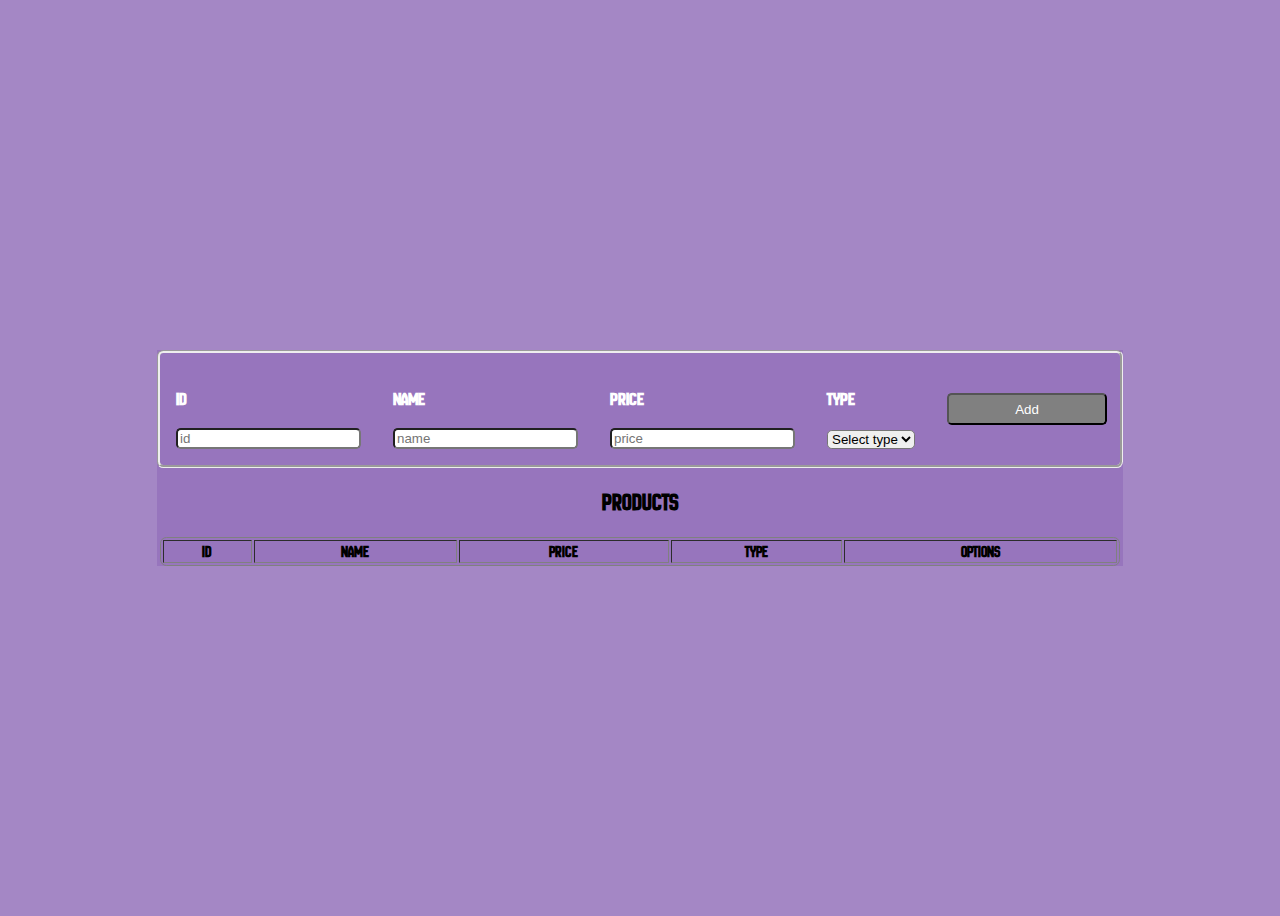
<file: simple-product-inventory/index.html>
<!DOCTYPE html>
<html lang="en">

<head>
    <meta charset="UTF-8">
    <meta http-equiv="X-UA-Compatible" content="IE=edge">
    <meta name="viewport" content="width=device-width, initial-scale=1.0">
    <link rel="stylesheet" href="style.css">
    <script src="index.js" defer></script>
    <title>Inventory</title>
</head>

<body>
    <div class="main">
        <form class="form" method="post">
            <div class="id">
                <h3>ID</h3>
                <input type="text" name="id" placeholder="id">
            </div>
            <div class="name">
                <h3>Name</h3>
                <input type="text" name="name"  placeholder="name">
            </div>
            <div class="price">
                <h3>Price</h3>
                <input type="text" name="price" placeholder="price">
            </div>
            <div class="type">
                <h3>Type</h3>
                <select name="type" id="type">
                    <option value="" selected disabled>Select type</option>
                    <option value="grocery">Grocery</option>
                    <option value="textile">Textile</option>
                </select>
            </div>
            <div class="add">
                <button type="submit">Add</button>
            </div>
        </form>

        <h2>Products</h2>
        <div class="tab">
            <Table class="table" border>
                <thead>
                    <tr>
                        <th>Id</th>
                        <th>Name</th>
                        <th>Price</th>
                        <th>Type</th>
                        <th>Options</th>
                    </tr>
                </thead>
                <tbody>

                </tbody>
            </Table>
        </div>
    </div>
</body>

</html>
</file>
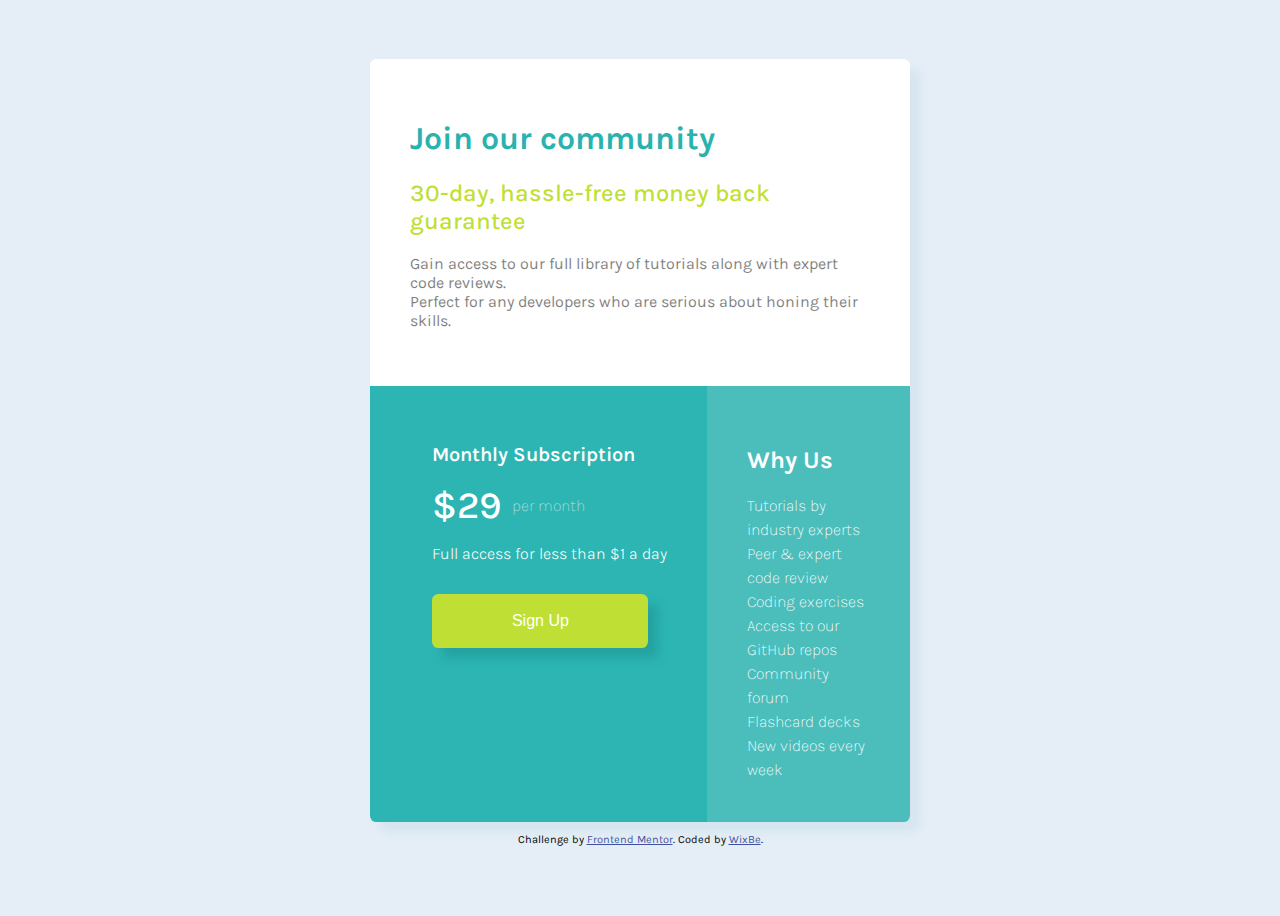
<file: single-price-grid-component-master/index.html>
<!DOCTYPE html>
<html lang="en">
<head>
  <meta charset="UTF-8">
  <meta name="viewport" content="width=device-width, initial-scale=1.0"> <!-- displays site properly based on user's device -->

  <link rel="icon" type="image/png" sizes="32x32" href="./images/favicon-32x32.png">
  <link rel="stylesheet" href="style.css">
  <link rel="preconnect" href="https://fonts.googleapis.com">
  <link rel="preconnect" href="https://fonts.gstatic.com" crossorigin>
  <link href="https://fonts.googleapis.com/css2?family=Karla:ital,wght@0,200..800;1,200..800&display=swap" rel="stylesheet">
  
  <title>Frontend Mentor | Single Price Grid Component</title>

</head>

<body>
  <div class="main">
    <div class="boxt">
      <h1>Join our community</h1>
    <h2>30-day, hassle-free money back guarantee</h2>
    <p>Gain access to our full library of tutorials along with expert code reviews. <br>
      Perfect for any developers who are serious about honing their skills.</p>
    </div>

    <div class="boxb">
      <div class="boxbl">
        <h2>Monthly Subscription</h2>
        <div class="price-box">
          <span class="price"> &dollar;29 </span> 
          <span class="per_month">per month</span>
        </div>
        <p>Full access for less than &dollar;1 a day</p>
        <a href="https://www.youtube.com/watch?v=xvFZjo5PgG0">
          <button type="submit">Sign Up</button>
        </a>
      </div>

      <div class="boxbr">
          <h2>Why Us</h2>
            <li type="none">Tutorials by industry experts</li>
            <li type="none">Peer &amp; expert code review</li>
            <li type="none">Coding exercises</li>
            <li type="none">Access to our GitHub repos</li>
            <li type="none">Community forum</li>
            <li type="none">Flashcard decks</li>
            <li type="none">New videos every week</li>
      </div>
    </div>
  </div>
  

  <footer>
    <p class="attribution">
      Challenge by <a href="https://www.frontendmentor.io?ref=challenge" target="_blank">Frontend Mentor</a>. 
      Coded by <a href="#">WixBe</a>.
    </p>
  </footer>
</body>
</html>
</file>
<file: simple-product-inventory/style.css>
@import url('https://fonts.googleapis.com/css2?family=New+Amsterdam&display=swap');
body {
    font-family: 'New Amsterdam', sans-serif;
    align-items: center;
    justify-content: center;
    display: flex;
    height: 100vh;
    background: hsl(268, 35%, 65%);
}

.main {
    display: flex;
    flex-direction: column;
    align-items: center;
    background: hsl(268, 35%, 60%);
}

.form {
    align-items: center;
    max-width: 60rem;
    display: flex;
    flex-direction: row;
    border-radius: 0.4rem;
    overflow: hidden;
    border-style: groove;
}

@media (max-width: 768px) {
    .form {
        flex-direction: column;
    }

    .main {
        flex-direction: row;
    }
}

.form input, select {
    border-radius: 0.3rem;
}

.form h3 {
    color: white;
}

.form > * {
    padding: 1rem;
}

.add button {
    height: 2rem;
    width: 10rem;
    border-radius: 0.3rem;
    background-color: gray;
    color: white;
}

.table {
    border-style: groove;
    align-self: center;
    border-radius: 0.4rem;
    overflow: hidden;
    width: 60rem;
}

.table td  {
    padding: 0.4rem 2rem;
    
}

td > button {
    background-color: gray;
    border-radius: 0.3rem;
    color: white;
    overflow: hidden;
    border: 5px;
    border-color: black;
    padding-right: 10px;
}
</file>
<file: single-price-grid-component-master/style.css>
.attribution {
     font-size: 11px; text-align: center; 
}

.attribution a { 
    color: hsl(228, 45%, 44%); 
}

body {
    background-color: hsl(206, 47%, 93%);
    align-items: center;
    justify-content: center;
    font-family: Karla;
    display: flex;
    flex-direction: column;
    height: 100vh;
}

.main {
    align-self: center;
    border-radius: 0.4rem;
    overflow: hidden;
    box-shadow: 10px 10px 10px hsl(206,45%,89%);
    width: 60vh;
}

.boxt {
    background-color: white;
    padding: 40px;
}


.boxt h1 {
    color: hsl(179, 62%, 43%);
    font-weight: 700;
}

.boxt h2 {
    color: hsl(71, 73%, 54%);
    font-weight: 500;
}

.boxt p {
    opacity: 50%;
}

.boxb {
    display: grid;
    grid-auto-flow: column;
    color: white;
}

.boxbl {
    background-color: hsl(179, 61%, 44%);
    padding: 40px 40px 0px;
    display: flex;
    flex-direction: column;

}

.boxbl h2 {
    font-size: 20px;
    font-weight: 600;
}

.boxbl p {
    font-weight: 300;
}

.price-box {
    display: flex;
    align-items: center;
    justify-content: left;
}

.boxbl > * {
    padding-left: 1.4rem;
}

.price {
    font-size: 38px;
    font-weight: 500;
}

.per_month {
    opacity: 60%;
    font-weight: 200;
    padding-left: 10px;
}

.boxbl button {
    background-color: hsl(71, 73%, 54%);
    border: 0;
    color: white;
    border-radius: 0.4rem;
    width: 24vh;
    height: 6vh;
    margin-top: 15px;
    font-size: 16px;
    font-weight: 500;
    align-self: center;
    box-shadow: 10px 10px 10px hsl(179,63%,39%);
}

.boxbl button:hover {
    background-color: white;
    color: hsl(71, 73%, 54%);
    font-weight: bold;
    transition: background-color 0.3s, color 0.3s, font-weigth 0.3s;
}

.boxbr {
    background-color: hsl(179, 47%, 52%);
    padding: 40px;
}


.boxbr li {
    font-weight: 200;
    line-height: 1.5rem;
}
</file>
